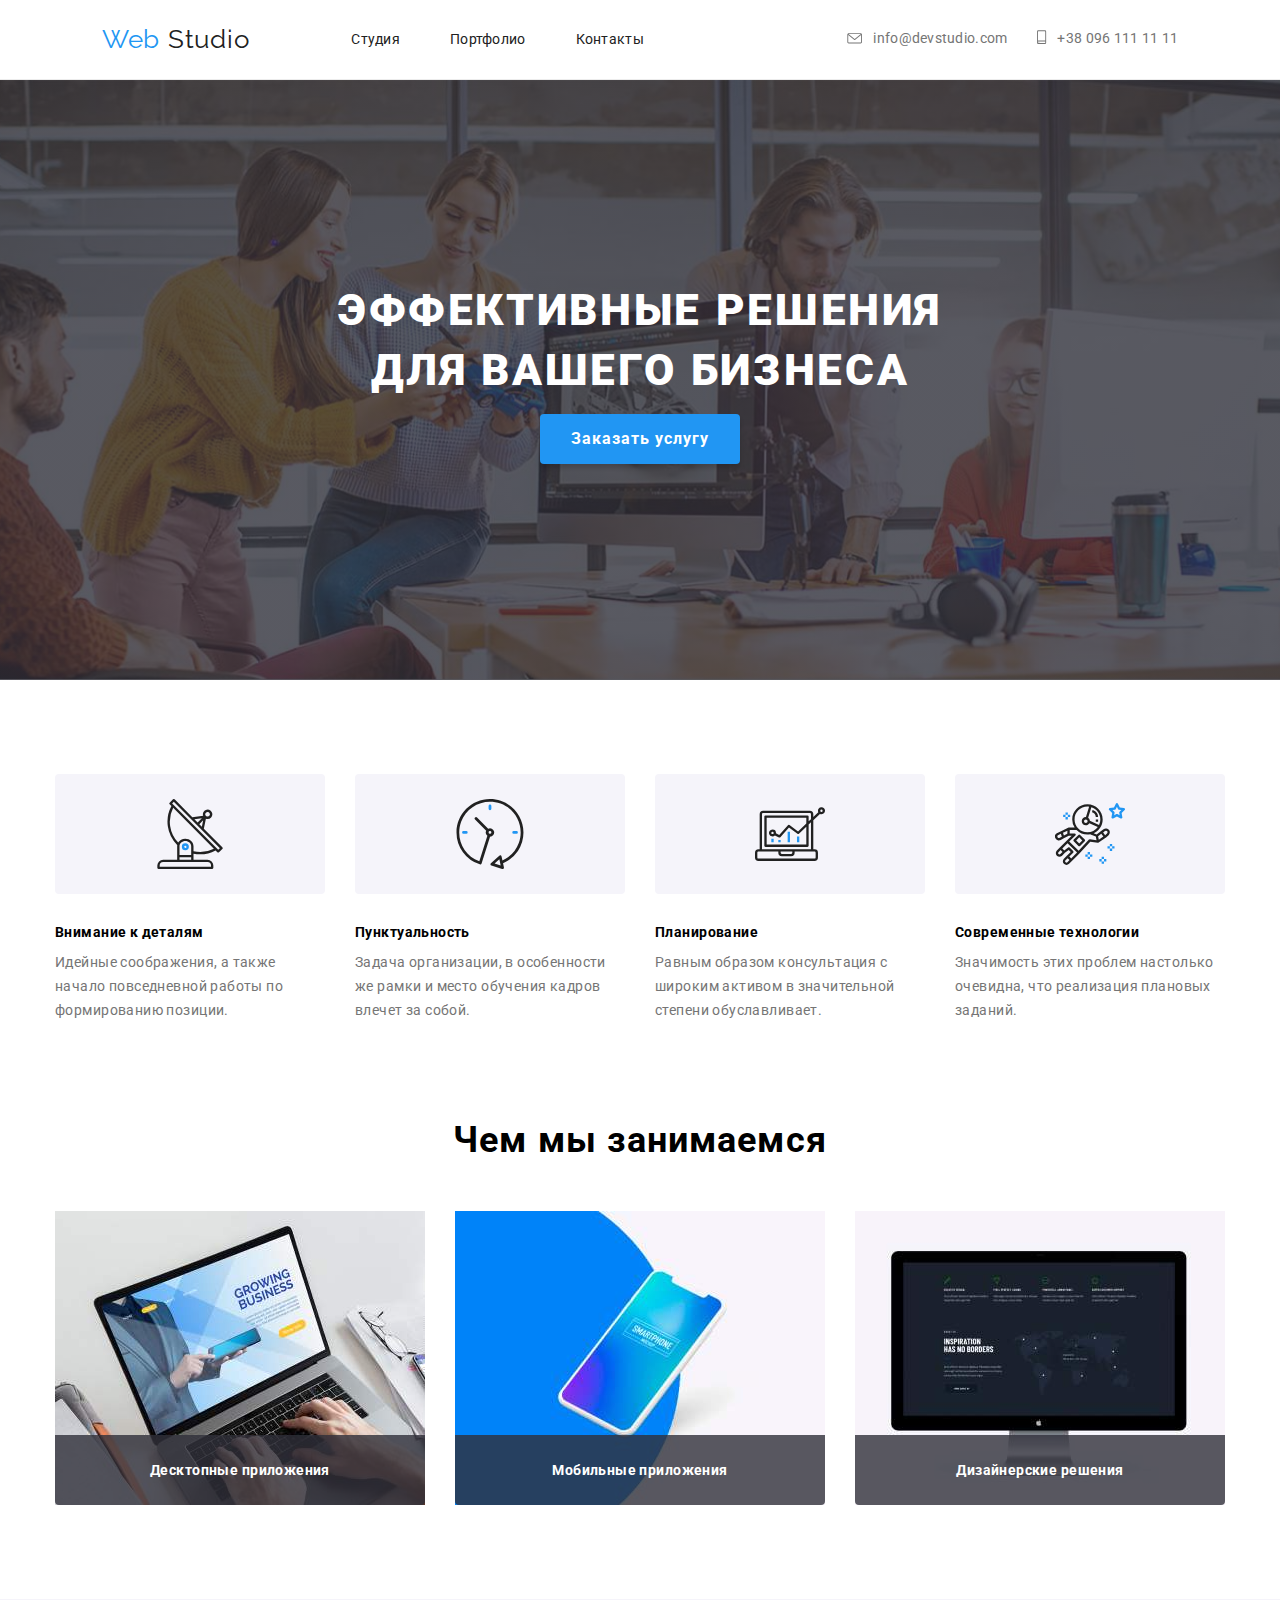
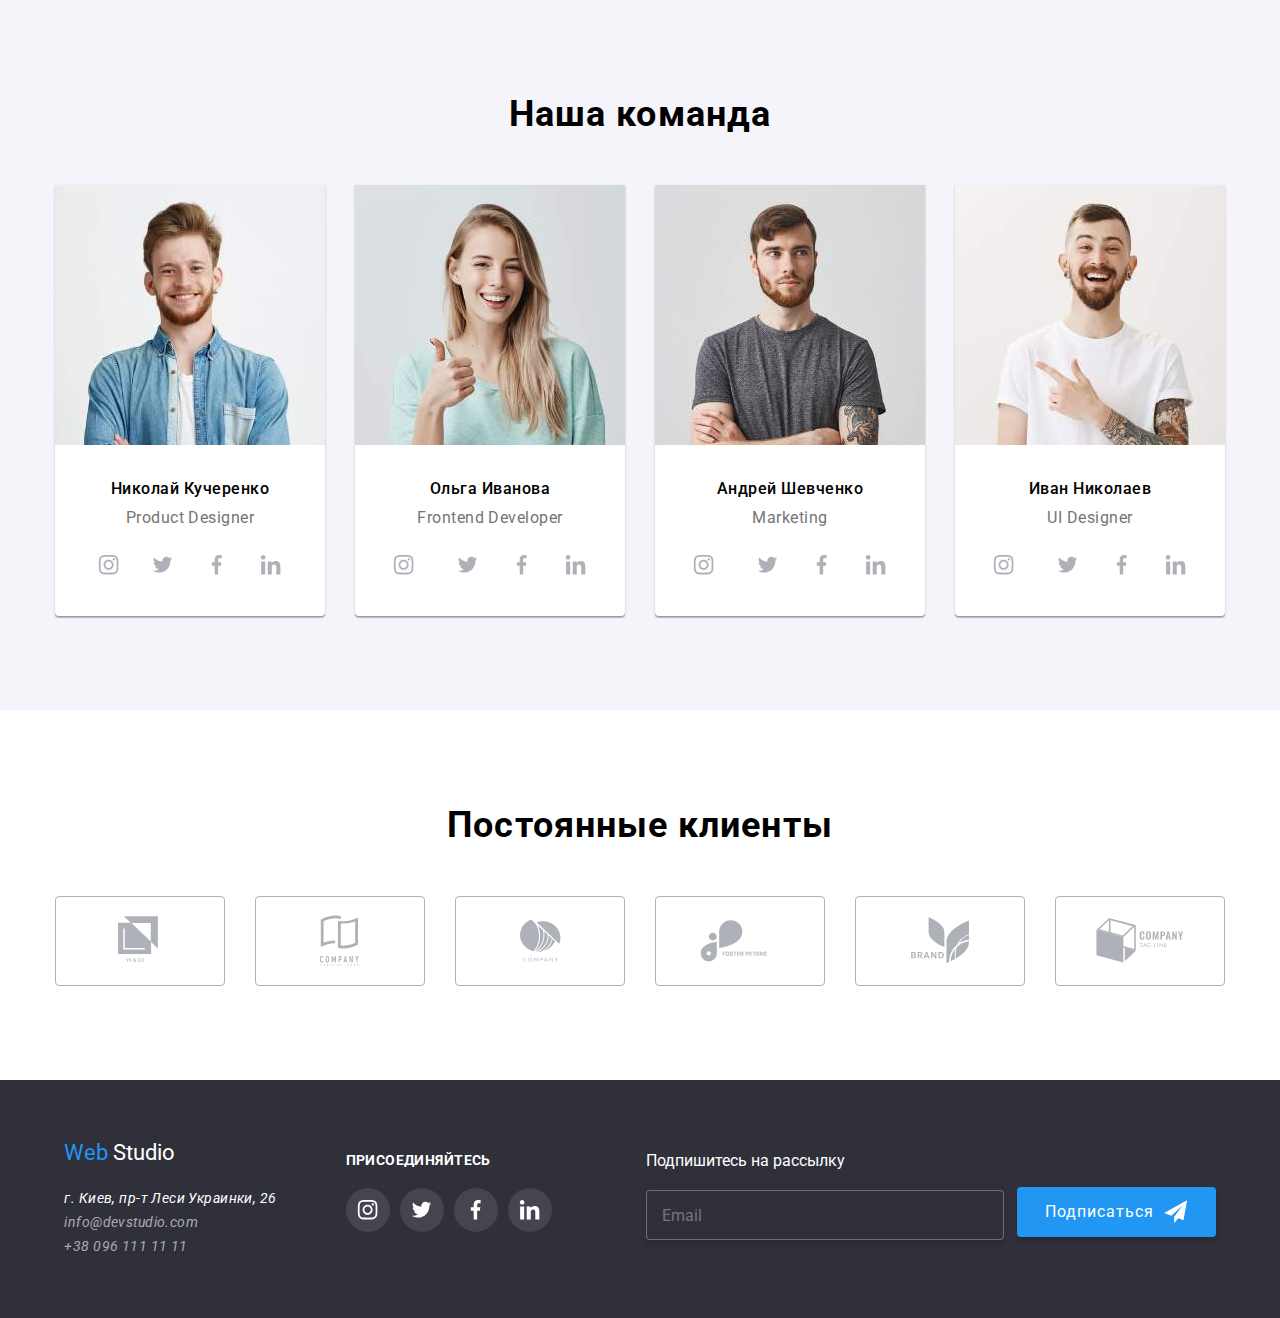
<file: index.html>
<!DOCTYPE html>
<html lang="ru">
  <head>
    <meta charset="UTF-8" />
    <meta name="viewport" content="width=device-width, initial-scale=1.0" />
    <title>WebStudio</title>
    <link href="https://fonts.googleapis.com/css2?family=Raleway:wght@700&display=swap" rel="stylesheet"/>
    <link href="https://fonts.googleapis.com/css2?family=Roboto:wght@500;700;900&display=swap" rel="stylesheet">
    <link rel="stylesheet" href="./css/normalize.css" />
    <link rel="stylesheet" href="./css/style.css" />
  </head>
  <body>
    <header>
      <!--Панель навігації-->
      <nav class="conteiner">
        <a href="./index.html" class="logo"><span class="logo-web">Web</span> Studio</a>
        <ul class="logo-menu">
          <li>
            <a href="./index.html" class="logo-menu-link">Студия</a>
          </li>
          <li>
            <a href="portfolio.html" class="logo-menu-link">Портфолио</a>
          </li>
          <li>
            <a href="" class="logo-menu-link">Контакты</a>
          </li>
        </ul>
        <ul class="logo-menu-contact">
          <li>
            <div class="logo-menu-contact-conteiner">
              <svg class="logo-menu-contact-icon" width="16px" height="11px">
                <use href="./images/symbol-defs.svg#icon-Mail"></use>
              </svg>
              <a href="mailto:info@devstudio.com" class="logo-menu-contact-data">info@devstudio.com</a>
            </div>
          </li>
          <li>
            <div class="logo-menu-contact-conteiner">
              <svg class="logo-menu-contact-icon" width="10px" height="15px">
                <use href="./images/symbol-defs.svg#icon-smartphone"></use>
              </svg>
              <a href="tel:+380961111111" class="logo-menu-contact-data">+38 096 111 11 11</a>
            </div>
          </li>
        </ul>
      </nav>
    </header>
    <main>
      <section>
        <!--Банер-->
        <div class="baner">
          <h1 class="baner-text">эффективные решения для вашего бизнеса</h1>
          <div class="bottom-baaner-conteiner">
            <input data-modal-open type="button" value="Заказать услугу" class="baner-bottom" />
          </div>
        </div>
      </section>
      <section>
        <!--Наші переваги-->
        <ul class="our-goods">
          <li>
            <div class="our-goods-images">
              <div class="our-goods-images-1"></div>
            </div>
            <h3 class="our-goods-title">Внимание к деталям</h3>
            <p class="our-goods-text">
              Идейные соображения, а также начало повседневной работы по формированию позиции.
            </p>
          </li>
          <li>
            <div class="our-goods-images">
              <div class="our-goods-images-2"></div>
            </div>
            <h3 class="our-goods-title">Пунктуальность</h3>
            <p class="our-goods-text">
              Задача организации, в особенности же рамки и место обучения кадров влечет за собой.
            </p>
          </li>
          <li>
            <div class="our-goods-images">
              <div class="our-goods-images-3"></div>
            </div>
            <h3 class="our-goods-title">Планирование</h3>
            <p class="our-goods-text">
              Равным образом консультация с широким активом в значительной степени обуславливает.
            </p>
          </li>
          <li>
            <div class="our-goods-images">
              <div class="our-goods-images-4"></div>
            </div>
            <h3 class="our-goods-title">Современные технологии</h3>
            <p class="our-goods-text">
              Значимость этих проблем настолько очевидна, что реализация плановых заданий.
            </p>
          </li>
        </ul>
      </section>
      <section class="what-we-do">
        <!--Чим займаємось-->
        <h2 class="title">Чем мы занимаемся</h2>
        <ul class="we-do">
          <li>
            <img src="./images/descktop.jpg" alt="descktop" width="370" />
            <div class="we-do-container">
              <p class="we-do-title">Десктопные приложения</p>
            </div>
          </li>
          <li>
            <img src="./images/mobile.jpg" alt="mobile" width="370" />
            <div class="we-do-container">
              <p class="we-do-title">Мобильные приложения</p>
            </div>
          </li>
          <li>
            <img src="./images/project.jpg" alt="project" width="370" />
            <div class="we-do-container">
              <p class="we-do-title">Дизайнерские решения</p>
            </div>
          </li>
        </ul>
      </section>
      <section class="team">
        <!--Команда-->
        <h2 class="title ">Наша команда</h2>
        <div class="team-card-comteiner">
        <ul class="team-card">
          <li>
            <img src="./images/team-img-1.jpg" alt="Product Designer" width="270" />
            <h3 class="team-card-title">Николай Кучеренко</h3>
            <p class="team-card-text">Product Designer</p>
            <ul class="team-card-social">
              <li>
                <a href="" aria-label="Instagram">
                  <svg>
                    <use href="./images/symbol-defs.svg#icon-Instagram"></use>
                  </svg>
                </a>
              </li>
              <li>
                <a href="" aria-label="Twitter">
                  <svg>
                    <use href="./images/symbol-defs.svg#icon-Twiter"></use>
                  </svg>
                </a>
              </li>
              <li>
                <a href="" aria-label="Facebook">
                  <svg>
                    <use href="./images/symbol-defs.svg#icon-Facebook"></use>
                  </svg>
                </a>
              </li>
              <li>
                <a href="" aria-label="Linkedin">
                  <svg>
                    <use href="./images/symbol-defs.svg#icon-Linkedin"></use>
                  </svg>
                </a>
              </li>
            </ul>
          </li>
          <li>
            <img src="./images/team-img-2.jpg" alt="Frontend Developer" width="270" />
            <h3 class="team-card-title">Ольга Иванова</h3>
            <p class="team-card-text">Frontend Developer</p>
            <ul class="team-card-social">
              <li>
                <a href="" aria-label="Instagram">
                  <svg>
                    <use href="./images/symbol-defs.svg#icon-Instagram"></use>
                  </svg>
                </a>
              </li>

              <li></li>
              <li>
                <a href="" aria-label="Twitter">
                  <svg>
                    <use href="./images/symbol-defs.svg#icon-Twiter"></use>
                  </svg>
                </a>
              </li>
              <li>
                <a href="" aria-label="Facebook">
                  <svg>
                    <use href="./images/symbol-defs.svg#icon-Facebook"></use>
                  </svg>
                </a>
              </li>
              <li>
                <a href="" aria-label="Linkedin">
                  <svg>
                    <use href="./images/symbol-defs.svg#icon-Linkedin"></use>
                  </svg>
                </a>
              </li>
            </ul>
          </li>
          <li>
            <img src="./images/team-img-3.jpg" alt="Marketing" width="270" />
            <h3 class="team-card-title">Андрей Шевченко</h3>
            <p class="team-card-text">Marketing</p>
            <ul class="team-card-social">
              <li>
                <a href="" aria-label="Instagram">
                  <svg>
                    <use href="./images/symbol-defs.svg#icon-Instagram"></use>
                  </svg>
                </a>
              </li>

              <li></li>
              <li>
                <a href="" aria-label="Twitter">
                  <svg>
                    <use href="./images/symbol-defs.svg#icon-Twiter"></use>
                  </svg>
                </a>
              </li>
              <li>
                <a href="" aria-label="Facebook">
                  <svg>
                    <use href="./images/symbol-defs.svg#icon-Facebook"></use>
                  </svg>
                </a>
              </li>
              <li>
                <a href="" aria-label="Linkedin">
                  <svg>
                    <use href="./images/symbol-defs.svg#icon-Linkedin"></use>
                  </svg>
                </a>
              </li>
            </ul>
          </li>
          <li>
            <img src="./images/team-img-4.jpg" alt="UI Designer" width="270" />
            <h3 class="team-card-title">Иван Николаев</h3>
            <p class="team-card-text">UI Designer</p>
            <ul class="team-card-social">
              <li>
                <a href="" aria-label="Instagram">
                  <svg>
                    <use href="./images/symbol-defs.svg#icon-Instagram"></use>
                  </svg>
                </a>
              </li>

              <li></li>
              <li>
                <a href="" aria-label="Twitter">
                  <svg>
                    <use href="./images/symbol-defs.svg#icon-Twiter"></use>
                  </svg>
                </a>
              </li>
              <li>
                <a href="" aria-label="Facebook">
                  <svg>
                    <use href="./images/symbol-defs.svg#icon-Facebook"></use>
                  </svg>
                </a>
              </li>
              <li>
                <a href="" aria-label="Linkedin">
                  <svg>
                    <use href="./images/symbol-defs.svg#icon-Linkedin"></use>
                  </svg>
                </a>
              </li>
            </ul>
          </li>
        </ul></div>
      </section>
      <section class="client">
        <!--Клієнти-->
        <h2 class="title">Постоянные клиенты</h2>
        <ul class="partner">
          <li>
            <a href="" class="partner-icon">
              <svg class="partner-icon-1">
                <use href="./images/symbol-defs.svg#icon-logo-1"></use>
              </svg>
            </a>
          </li>
          <li>
            <a href="" class="partner-icon">
              <svg class="partner-icon-2">
                <use href="./images/symbol-defs.svg#icon-logo-2"></use>
              </svg>
            </a>
          </li>
          <li>
            <a href="" class="partner-icon">
              <svg class="partner-icon-3">
                <use href="./images/symbol-defs.svg#icon-logo-3"></use>
              </svg>
            </a>
          </li>
          <li>
            <a href="" class="partner-icon">
              <svg class="partner-icon-4">
                <use href="./images/symbol-defs.svg#icon-logo-4"></use>
              </svg>
            </a>
          </li>
          <li>
            <a href="" class="partner-icon">
              <svg class="partner-icon-5">
                <use href="./images/symbol-defs.svg#icon-logo-5"></use>
              </svg>
            </a>
          </li>
          <li>
            <a href="" class="partner-icon">
              <svg class="partner-icon-6">
                <use href="./images/symbol-defs.svg#icon-logo-6"></use>
              </svg>
            </a>
          </li>
        </ul>
      </section>
      <div data-modal class="backdrop is-hidden">
        <div class="popup">
          <form class="form">
            <button data-modal-close class="form-close-button">x</button>
            <h2>Оставьте свои данные, мы вам перезвоним</h2>
            <div class="form-container">
              <input type="text" name="Имя" placeholder=" " class="form-input-text" />
              <label for="" class="form-label">Имя</label>
              <svg class="form-icon">
                <use href="./images/symbol-defs.svg#icon-name"></use>
              </svg>
            </div>
            <div class="form-container">
              <input type="tel" name="Телефон" placeholder=" " class="form-input-text" />
              <label for="" class="form-label">Телефон</label>
              <svg class="form-icon">
                <use href="./images/symbol-defs.svg#icon-tel"></use>
              </svg>
            </div>
            <div class="form-container">
              <input type="email" name="Пошта" placeholder=" " class="form-input-text" />
              <label for="" class="form-label">Почта</label>
              <svg class="form-icon">
                <use href="./images/symbol-defs.svg#icon-mail-modal"></use>
              </svg>
            </div>
            <textarea
              name="Комментарий"
              cols="30"
              class="form-textarea"
              placeholder="Комментарий"
            ></textarea>
            <div class="form-checkbox">
              <label class="checkbox-field">
                <input type="checkbox" name="Соглашаюсь с рассылкой" class="checkbox" />
                <span class="checkbox-label">
                  Соглашаюсь с рассылкой и принимаю &nbsp<a href="">Условия договора</a>
                </span>
              </label>
            </div>
            <div class="form-container-buttom">
              <input type="button" name="" value="Отправить" class="form-buttom" />
            </div>
          </form>
        </div>
      </div>
    </main>
    <footer class="footer">
      <div class="conteiner footer-conteiner">
        <div>
          <a href="./index.html" class="logo, footer-logo"><span class="logo-web">Web</span> Studio</a>
          <address class="adressa">
            г. Киев, пр-т Леси Украинки, 26 <br />
            <a href="mailto:info@devstudio.com">info@devstudio.com</a><br />
            <a href="tel:+380961111111">+38 096 111 11 11</a>
          </address>
        </div>
        <div class="footer-social">
          <p>присоединяйтесь</p>
          <ul class="footer-social-list">
            <li>
              <a href="" aria-label="Instagram">
                <svg class="footer-social-icon">
                  <use href="./images/symbol-defs.svg#icon-Instagram"></use>
                </svg>
              </a>
            </li>
            <li>
              <a href="" aria-label="Twitter">
                <svg class="footer-social-icon">
                  <use href="./images/symbol-defs.svg#icon-Twiter"></use>
                </svg>
              </a>
            </li>
            <li>
              <a href="" aria-label="Facebook">
                <svg class="footer-social-icon">
                  <use href="./images/symbol-defs.svg#icon-Facebook"></use>
                </svg>
              </a>
            </li>
            <li>
              <a href="" aria-label="Linkedin">
                <svg class="footer-social-icon">
                  <use href="./images/symbol-defs.svg#icon-Linkedin"></use>
                </svg>
              </a>
            </li>
          </ul>
        </div>
        <form class="footer-form">
          <label>
            Подпишитесь на рассылку
            <input type="text" placeholder="Email" class="mail-form" />
          </label>

          <button class="mail-bottom">Подписаться</button>
        </form>
      </div>
    </footer>
    <script src="./js/modal.js"></script>
  </body>
</html>
</file>
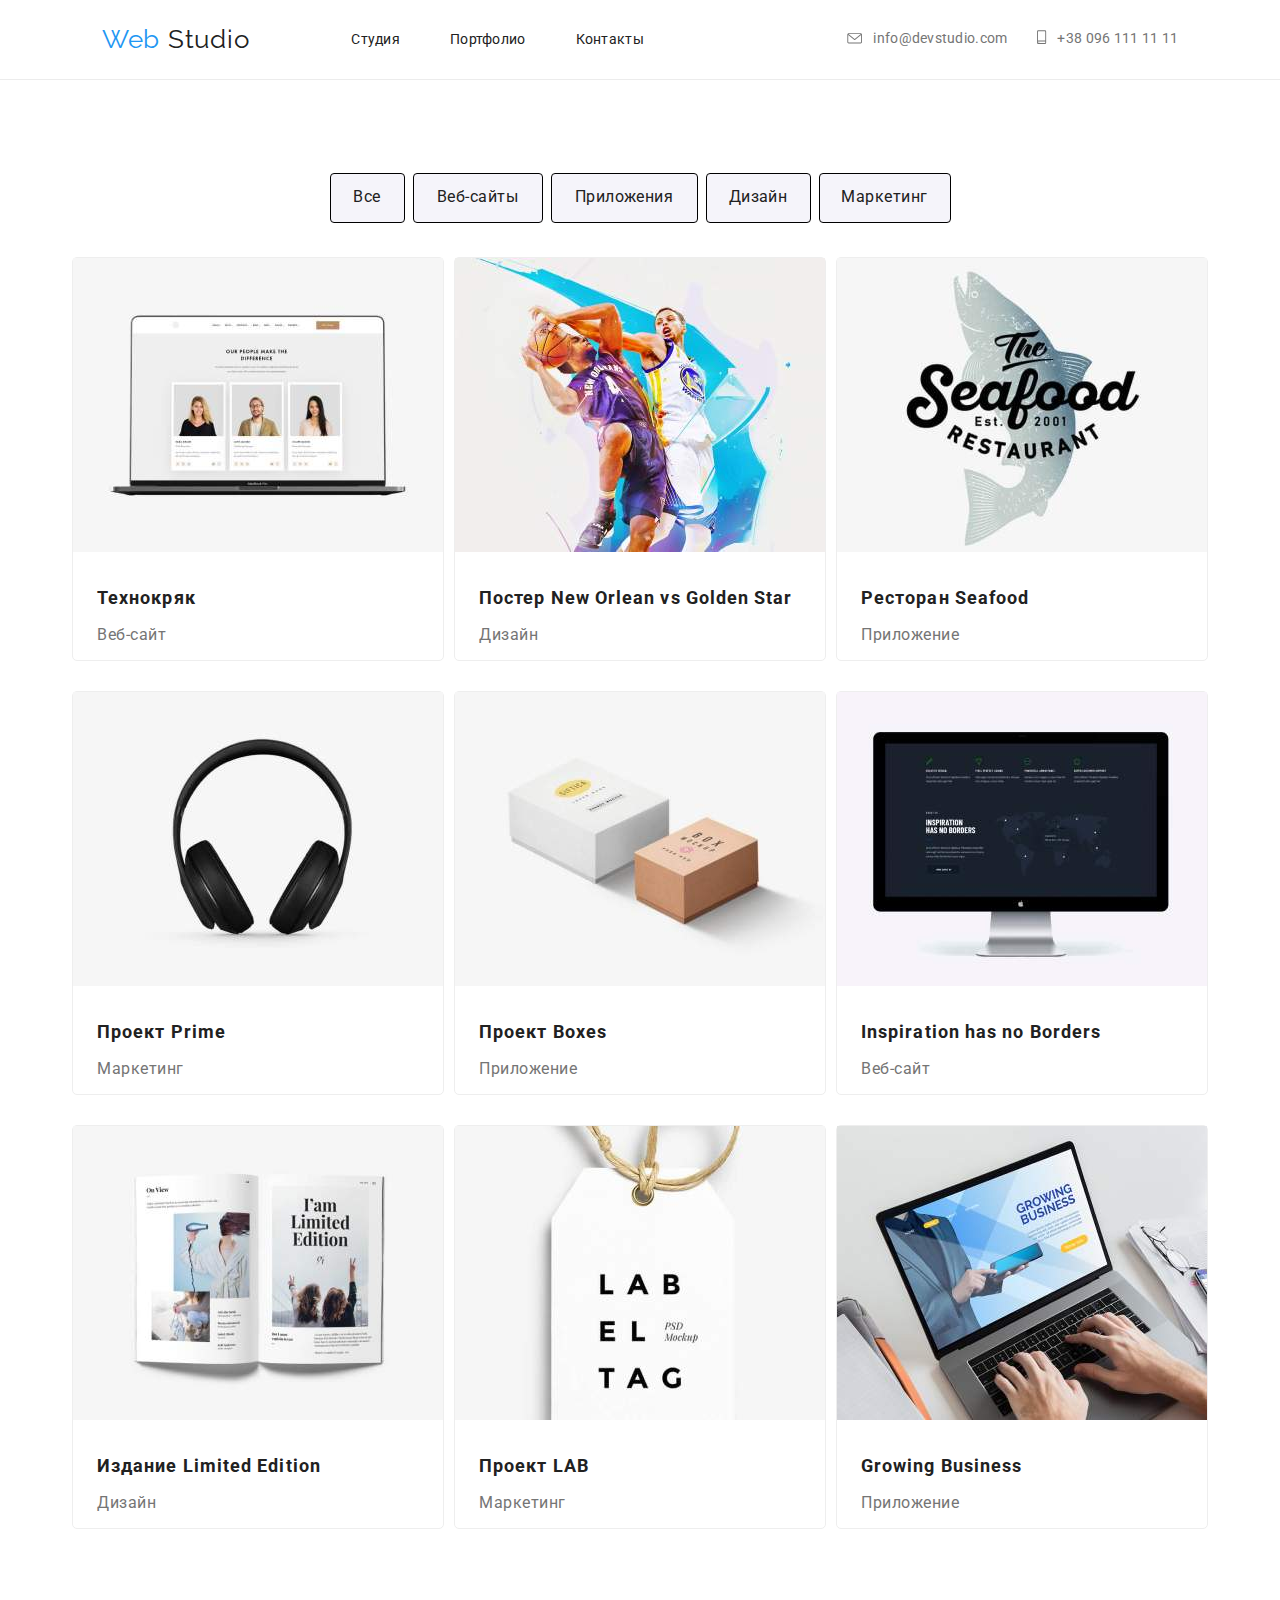
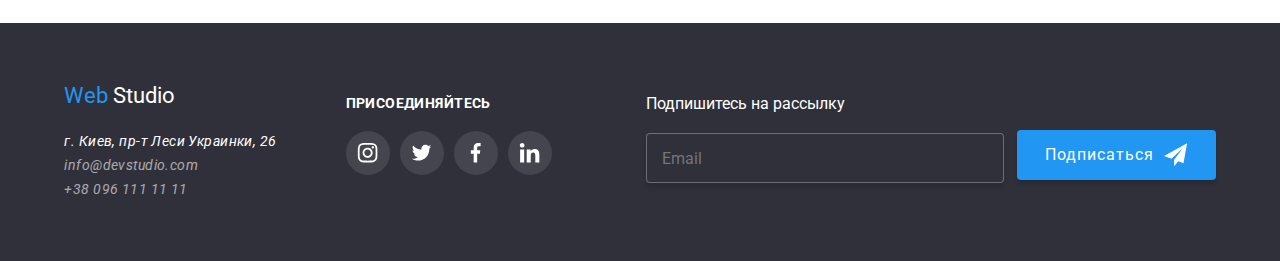
<file: portfolio.html>
<!DOCTYPE html>
<html lang="en">
  <head>
    <meta charset="UTF-8" />
    <meta name="viewport" content="width=device-width, initial-scale=1.0" />
    <title>Портфолио</title>
    <link href="https://fonts.googleapis.com/css2?family=Raleway:wght@700&display=swap" rel="stylesheet"/>
    <link href="https://fonts.googleapis.com/css2?family=Roboto:wght@500;700;900&display=swap" rel="stylesheet">
    <link rel="stylesheet" href="./css/normalize.css" />
    <link rel="stylesheet" href="./css/style.css" />
  </head>
  <body>
    <header>
      <!--Панель навігації-->
      <nav class="conteiner">
        <a href="./index.html" class="logo"><span class="logo-web">Web</span> Studio</a>
        <ul class="logo-menu">
          <li>
            <a href="./index.html" class="logo-menu-link">Студия</a>
          </li>
          <li>
            <a href="portfolio.html" class="logo-menu-link">Портфолио</a>
          </li>
          <li>
            <a href="" class="logo-menu-link">Контакты</a>
          </li>
        </ul>
        <ul class="logo-menu-contact">
          <li>
            <div class="logo-menu-contact-conteiner">
              <svg class="logo-menu-contact-icon" width="16px" height="11px">
                <use href="./images/symbol-defs.svg#icon-Mail"></use>
              </svg>
              <a href="mailto:info@devstudio.com" class="logo-menu-contact-data">info@devstudio.com</a>
            </div>
          </li>
          <li>
            <div class="logo-menu-contact-conteiner">
              <svg class="logo-menu-contact-icon" width="10px" height="15px">
                <use href="./images/symbol-defs.svg#icon-smartphone"></use>
              </svg>
              <a href="tel:+380961111111" class="logo-menu-contact-data">+38 096 111 11 11</a>
            </div>
          </li>
        </ul>
      </nav>
    </header>
    <main>
      <!-- <h1></h1>-->
      <section class="main-conteiner-portfolio">
        <!--Панель-->
        <!--<h2></h2>-->
        <div class="conteiner-portfolio">
          <ul class="panel">
            <li>
              <a href="" class="panel-button-1">Все</a>
            </li>
            <li>
              <a href="" class="panel-button-2">Веб-сайты</a>
            </li>
            <li>
              <a href="" class="panel-button-3">Приложения</a>
            </li>
            <li>
              <a href="" class="panel-button-4">Дизайн</a>
            </li>
            <li>
              <a href="" class="panel-button-5">Маркетинг</a>
            </li>
          </ul>
          <ul class="project">
            <li>
              <a href="">
                <div class="project-conteiner">
                  <img src="./images/portfolio.jpg" alt="Технокряк" />
                  <p class="project-text">
                    Технокряк это современная площадка распространения коронавируса. Компании
                    используют эту платформу для цифрового шпионажа и атак на защищённые сервера
                    конкурентов.
                  </p>
                </div>
                <h3>Технокряк</h3>
                <p class="project-option">Веб-сайт</p>
              </a>
            </li>
            <li>
              <a href="">
                <div class="project-conteiner">
                  <img src="./images/portfolio2.jpg" alt="Постер New Orlean vs Golden Star" />
                  <p class="project-text">
                    Технокряк это современная площадка распространения коронавируса. Компании
                    используют эту платформу для цифрового шпионажа и атак на защищённые сервера
                    конкурентов.
                  </p>
                </div>
                <h3>Постер New Orlean vs Golden Star</h3>
                <p class="project-option">Дизайн</p>
              </a>
            </li>
            <li>
              <a href="">
                <div class="project-conteiner">
                  <img src="./images/portfolio3.jpg" alt="Ресторан Seafood" />
                  <p class="project-text">
                    Технокряк это современная площадка распространения коронавируса. Компании
                    используют эту платформу для цифрового шпионажа и атак на защищённые сервера
                    конкурентов.
                  </p>
                </div>
                <h3>Ресторан Seafood</h3>
                <p class="project-option">Приложение</p>
              </a>
            </li>
            <li>
              <a href="">
                <div class="project-conteiner">
                  <img src="./images/portfolio4.jpg" alt="Проект Prime" />
                  <p class="project-text">
                    Технокряк это современная площадка распространения коронавируса. Компании
                    используют эту платформу для цифрового шпионажа и атак на защищённые сервера
                    конкурентов.
                  </p>
                </div>
                <h3>Проект Prime</h3>
                <p class="project-option">Маркетинг</p>
              </a>
            </li>
            <li>
              <a href="">
                <div class="project-conteiner">
                  <img src="./images/portfolio5.jpg" alt="Проект Boxes" />
                  <p class="project-text">
                    Технокряк это современная площадка распространения коронавируса. Компании
                    используют эту платформу для цифрового шпионажа и атак на защищённые сервера
                    конкурентов.
                  </p>
                </div>
                <h3>Проект Boxes</h3>
                <p class="project-option">Приложение</p>
              </a>
            </li>
            <li>
              <a href="">
                <div class="project-conteiner">
                  <img src="./images/img.jpg" alt="Inspiration has no Borders" />
                  <p class="project-text">
                    Технокряк это современная площадка распространения коронавируса. Компании
                    используют эту платформу для цифрового шпионажа и атак на защищённые сервера
                    конкурентов.
                  </p>
                </div>
                <h3>Inspiration has no Borders</h3>
                <p class="project-option">Веб-сайт</p>
              </a>
            </li>
            <li>
              <a href="">
                <div class="project-conteiner">
                  <img src="./images/portfolio7.jpg" alt="Издание Limited Edition" />
                  <p class="project-text">
                    Технокряк это современная площадка распространения коронавируса. Компании
                    используют эту платформу для цифрового шпионажа и атак на защищённые сервера
                    конкурентов.
                  </p>
                </div>
                <h3>Издание Limited Edition</h3>
                <p class="project-option">Дизайн</p>
              </a>
            </li>
            <li>
              <a href="">
                <div class="project-conteiner">
                  <img src="./images/portfolio8.jpg" alt="Проект LAB" />
                  <p class="project-text">
                    Технокряк это современная площадка распространения коронавируса. Компании
                    используют эту платформу для цифрового шпионажа и атак на защищённые сервера
                    конкурентов.
                  </p>
                </div>
                <h3>Проект LAB</h3>
                <p class="project-option">Маркетинг</p>
              </a>
            </li>
            <li>
              <a href="">
                <div class="project-conteiner">
                  <img src="./images/descktop-1.jpg" alt="Growing Business" />
                  <p class="project-text">
                    Технокряк это современная площадка распространения коронавируса. Компании
                    используют эту платформу для цифрового шпионажа и атак на защищённые сервера
                    конкурентов.
                  </p>
                </div>
                <h3>Growing Business</h3>
                <p class="project-option">Приложение</p>
              </a>
            </li>
          </ul>
        </div>
      </section>
    </main>
    <footer class="footer">
      <div class="conteiner footer-conteiner">
        <div>
          <a href="./index.html" class="logo, footer-logo"><span class="logo-web">Web</span> Studio</a>
          <address class="adressa">
            г. Киев, пр-т Леси Украинки, 26 <br />
            <a href="mailto:info@devstudio.com">info@devstudio.com</a><br />
            <a href="tel:+380961111111">+38 096 111 11 11</a>
          </address>
        </div>
        <div class="footer-social">
          <p>присоединяйтесь</p>
          <ul class="footer-social-list">
            <li>
              <a href="" aria-label="Instagram">
                <svg class="footer-social-icon">
                  <use href="./images/symbol-defs.svg#icon-Instagram"></use>
                </svg>
              </a>
            </li>
            <li>
              <a href="" aria-label="Twitter">
                <svg class="footer-social-icon">
                  <use href="./images/symbol-defs.svg#icon-Twiter"></use>
                </svg>
              </a>
            </li>
            <li>
              <a href="" aria-label="Facebook">
                <svg class="footer-social-icon">
                  <use href="./images/symbol-defs.svg#icon-Facebook"></use>
                </svg>
              </a>
            </li>
            <li>
              <a href="" aria-label="Linkedin">
                <svg class="footer-social-icon">
                  <use href="./images/symbol-defs.svg#icon-Linkedin"></use>
                </svg>
              </a>
            </li>
          </ul>
        </div>
        <form class="footer-form">
          <label>
            Подпишитесь на рассылку
            <input type="text" placeholder="Email" class="mail-form" />
          </label>

          <button class="mail-bottom">Подписаться</button>
        </form>
      </div>
    </footer>
  </body>
</html>
</file>
<file: css/style.css>
:root {
  --nav-color: #2196f3;
  --footer-color: #ffffff;
  --grey-color: #757575;
  --black-icon-color: #212121;
}
html {
  box-sizing: border-box;
}
a {
  text-decoration: none;
  color: #212121;
}
li {
  list-style-type: none;
}
body {
  font-family: 'Roboto', sans-serif;
}
*,
*::before,
*::after {
  box-sizing: inherit;
}
h1,
h2,
h3,
h4,
p,
ul {
  margin: 0px;
  padding: 0px;
}
/*ПАНЕЛЬ НАВІГАЦІЇ*/
.conteiner {
  max-width: 1600px;
  display: flex;
  border-bottom: 1px solid #ececec;
  margin: 0 auto;
  background-color: var(--footer-color);
}
.logo {
  font-family: 'Raleway', sans-serif;
  font-size: 26px;
  line-height: 31px;
  letter-spacing: 0.03em;
  margin-top: 24px;
  margin-bottom: 24px;
  margin-left: auto;
}
.logo-web {
  color: var(--nav-color);
}

.logo-menu-link {
  position: relative;
  font-size: 14px;
  letter-spacing: 0.02em;
  color: #212121;
  padding-bottom: 32px;
  transition-property: color;
  transition-duration: 250ms;
  transition-timing-function: cubic-bezier(0.4, 0, 0.2, 1);
}
.logo-menu-contact-data {
  color: #757575;
  font-size: 14px;
  line-height: normal;
  letter-spacing: 0.02em;
  margin-left: 10px;
}
.logo-menu-link::after {
  content: ' ';

  width: 100%;
  height: 4px;
  background-color: #2196f3;
  border-radius: 2px;
  position: absolute;
  bottom: 0px;
  left: 0px;
  opacity: 0;
  transform: scaleX(0);
  transition-property: opacity, transform;
  transition-duration: 250ms;
  transition-timing-function: cubic-bezier(0.4, 0, 0.2, 1);
}
.logo-menu-link:hover,
.logo-menu-link:focus-within {
  color: var(--nav-color);
}
.logo-menu-link:hover::after,
.logo-menu-link:focus-within::after {
  opacity: 1;
  transform: scaleX(1);
}

.logo-menu,
.logo-menu-contact {
  display: flex;
  margin: auto;
}

.logo-menu li:not(:first-child) {
  margin-left: 50px;
}
.logo-menu-contact li:not(:first-child) {
  margin-left: 30px;
}
.logo-menu-contact-icon {
  fill: var(--grey-color);
  transition-property: color;
  transition-duration: 250ms;
  transition-timing-function: cubic-bezier(0.4, 0, 0.2, 1);
}
.logo-menu-contact-conteiner:hover .logo-menu-contact-icon,
.logo-menu-contact-conteiner:focus-within .logo-menu-contact-icon {
  fill: var(--nav-color);
}
.logo-menu-contact-conteiner:hover .logo-menu-contact-data,
.logo-menu-contact-conteiner:focus-within .logo-menu-contact-data {
  color: var(--nav-color);
}
.logo-menu-contact-conteiner {
  display: inline-flex;

  align-items: center;
}

/*Футер*/
.footer {
  background: #2f303a;
  max-width: 1600px;
  color: var(--footer-color);
  display: flex;
  margin: 0 auto;
}
.footer-conteiner {
  padding-bottom: 60px;
  border: none;
  padding-top: 60px;
  background: #2f303a;
}

.footer-logo {
  font-size: 22px;
  line-height: 26px;
  color: var(--footer-color);
}
.adressa {
  font-size: 14px;
  line-height: 24px;
  letter-spacing: 0.03em;
  padding-top: 20px;
  margin-right: 69px;
}
.adressa a {
  color: rgba(255, 255, 255, 0.6);
  margin-top: 9px;
}
.footer-social {
  font-weight: bold;
  font-size: 14px;
  line-height: 16px;
  letter-spacing: 0.03em;
  text-transform: uppercase;
  padding-top: 12px;
}
.footer-social-list {
  display: flex;
}
.footer-social-icon {
  background-color: rgba(255, 255, 255, 0.1);
  height: 44px;
  width: 44px;
  border-radius: 100%;
  fill: var(--footer-color);
  transition-property: background-color;
  transition-duration: 250ms;
  transition-timing-function: cubic-bezier(0.4, 0, 0.2, 1);
}
.footer-social li:not(:first-child) {
  margin-left: 10px;
}
.footer-social-icon:hover {
  background-color: #2196f3;
}
.footer p {
  margin-bottom: 20px;
}
.footer-form {
  margin-left: 94px;
  display: inline-flex;
  width: 570px;
  padding-top: 12px;
}
.mail-bottom {
  padding-left: 28px;
  padding-right: 28px;
  height: 50px;
  background: #2196f3;
  box-shadow: 0px 4px 4px rgba(0, 0, 0, 0.15);
  border-radius: 4px;
  letter-spacing: 0.06em;
  color: var(--footer-color);
  display: inline-flex;
  margin-top: 35px;

  align-items: center;

  transition-duration: 250ms;
  transition-timing-function: cubic-bezier(0.4, 0, 0.2, 1);
}
.mail-bottom:hover {
  cursor: pointer;
}
.mail-bottom::after {
  width: 24px;
  height: 24px;
  content: ' ';
  margin-left: 10px;
  background-image: url(../images/icon/icon-send.svg);
  background-size: contain;
  background-position: center;
}
.mail-form {
  border: 1px solid rgba(255, 255, 255, 0.3);
  box-sizing: border-box;
  box-shadow: 0px 4px 4px rgba(0, 0, 0, 0.15);
  border-radius: 4px;
  width: 358px;
  height: 50px;
  background-color: #2f303a;
  padding-left: 15px;
  margin-top: 20px;
  color: var(--footer-color);
}

/*ОСНОВНА ЧАСТИНА ПОРТФОЛІО*/
.main-conteiner-portfolio {
  display: flex;
  align-items: center;
  justify-content: center;
  flex-wrap: wrap;
}
/*ПАНЕЛЬ*/
.panel {
  display: flex;
  align-items: center;
  justify-content: center;
  margin-top: 93px;
}
.panel li:not(:first-child) {
  margin-left: 8px;
}
.panel li {
  background-color: #f5f4fa;
  border-radius: 4px;
  border: solid 1px black;
  font-size: 16px;
  line-height: 26px;
  text-align: center;
  letter-spacing: 0.03em;
  padding-top: 10px;
  transition-property: background-color;
  transition-duration: 250ms;
  transition-timing-function: cubic-bezier(0.4, 0, 0.2, 1);
}
.panel li a {
  display: block;
  height: 38px;
  transition-property: color;
  transition-duration: 250ms;
  transition-timing-function: cubic-bezier(0.4, 0, 0.2, 1);
}
.panel-button-1 {
  width: 73px;
}
.panel-button-2 {
  width: 128px;
}
.panel-button-3 {
  width: 145px;
}
.panel-button-4 {
  width: 103px;
}
.panel-button-5 {
  width: 130px;
}
.panel li a:hover,
.panel li:hover {
  background-color: #2196f3;
  color: var(--footer-color);
  cursor: pointer;
}
.conteiner-portfolio {
  max-width: 1200px;
  margin: 0 auto;
}
/*Проекти Портфоліо*/
.project {
  font-size: 18px;
  line-height: 28px;
  letter-spacing: 0.03em;
  display: flex;
  align-items: center;
  justify-content: center;
  margin-top: 34px;
  margin-bottom: 94px;
  flex-wrap: wrap;
}
.project li {
  max-width: calc((100% * 1 / 3) - 20px);
  background: #ffffff;
  border: 1px solid #eeeeee;
  box-sizing: border-box;
  border-radius: 5px;
  margin-right: 10px;
  max-height: 404px;
}
.project li:nth-child(3n) {
  margin-right: 0px;
}
.project li:nth-child(n + 4) {
  margin-top: 30px;
}
.project h3 {
  margin-top: 20px;
  margin-bottom: 4px;
  margin-left: 24px;
  font-style: normal;
  font-weight: bold;
  font-size: 18px;
  line-height: 36px;
  letter-spacing: 0.06em;
}
.project-option {
  line-height: 30px;
  font-size: 16px;
  color: var(--grey-color);
  margin-left: 24px;
  margin-bottom: 20px;
}
.project-conteiner {
  position: relative;
}
.project-text {
  display: inline-block;
  opacity: 0;
  position: absolute;
  top: 0px;
  right: 0px;
  height: 100%;
  padding-top: 63px;
  padding-left: 24px;
  padding-right: 24px;
  transform: translateY(35%);
  transition-property: all;
  transition-duration: 250ms;
  transition-timing-function: cubic-bezier(0.4, 0, 0.2, 1);
}
.project li:hover .project-text {
  background-color: rgba(33, 150, 243, 0.9);
  color: var(--footer-color);
  transform: translateY(0%);
  opacity: 1;
}
.project li:hover {
  box-shadow: 1px 4px 6px rgba(0, 0, 0, 0.16), 0px 4px 4px rgba(0, 0, 0, 0.06),
    0px 1px 1px rgba(0, 0, 0, 0.12);
}

/*Основний index*/
/*Банер*/
.baner {
  height: 600px;
  max-width: 1600px;
  margin-right: auto;
  margin-left: auto;
  background-color: rgb(0, 0, 0);
  background-image: linear-gradient(to right, rgba(47, 48, 58, 0.8), rgba(47, 48, 58, 0.8)),
    url(../images/Header.jpg);
  padding-top: 200px;
  background-size: cover;
  background-position: center;
}
.baner-text {
  width: 646px;
  height: 104px;
  font-weight: 900;
  font-size: 44px;
  line-height: 60px;
  text-align: center;
  letter-spacing: 0.06em;
  text-transform: uppercase;
  color: var(--footer-color);
  margin: 0 auto;
  margin-bottom: 30px;
  font-style: normal;
}
.bottom-baaner-conteiner {
  display: flex;
  align-self: center;
  justify-content: center;
}
.baner-bottom {
  width: 200px;
  height: 50px;
  text-align: center;
  letter-spacing: 0.06em;
  color: var(--footer-color);
  font-weight: bold;
  font-size: 16px;
  line-height: 30px;
  background: #2196f3;
  box-shadow: 0px 4px 4px rgba(0, 0, 0, 0.15);
  border-radius: 4px;
  cursor: pointer;
  transition: 250ms, cubic-bezier(0.4, 0, 0.2, 1), all;
}
.baner-bottom:hover,
.baner-bootom:focus-within {
  background: #188ce8;
}
/*Переваги*/
.our-goods {
  display: flex;
  align-items: center;
  justify-content: center;
  margin-top: 94px;
}
.our-goods li {
  width: 270px;
  height: 251px;
}
.our-goods li:not(:first-child) {
  margin-left: 30px;
}
.our-goods-images {
  background: #f5f4fa;
  border-radius: 4px;
  width: 270px;
  height: 120px;
  display: flex;
  justify-content: center;
  align-items: center;
}
.our-goods-images-1 {
  background-image: url(../images/icon/antenna-1.svg);
  width: 70px;
  height: 70px;
  background-repeat: no-repeat;
  background-position: center;
  background-size: cover;
}
.our-goods-images-2 {
  background-image: url(../images/icon/clock-1.svg);
  width: 70px;
  height: 70px;
  background-repeat: no-repeat;
  background-position: center;
  background-size: cover;
}
.our-goods-images-3 {
  background-image: url(../images/icon/diagram-1.svg);
  width: 70px;
  height: 70px;
  background-repeat: no-repeat;
  background-position: center;
  background-size: cover;
}
.our-goods-images-4 {
  background-image: url(../images/icon/astronaut-1.svg);
  width: 70px;
  height: 70px;
  background-repeat: no-repeat;
  background-position: center;
  background-size: cover;
}
.our-goods-title {
  font-size: 14px;
  line-height: 16px;
  letter-spacing: 0.03em;
  margin-top: 30px;
}
.our-goods-text {
  font-weight: normal;
  font-size: 14px;
  line-height: 24px;
  letter-spacing: 0.03em;
  color: var(--grey-color);
  margin-top: 10px;
}
/*Чим ми займаємось*/
.what-we-do {
  margin-top: 94px;
  margin-bottom: 94px;
}
.title {
  font-weight: bold;
  font-size: 36px;
  line-height: 42px;
  text-align: center;
  letter-spacing: 0.03em;
}
.we-do {
  display: flex;
  align-items: center;
  justify-content: center;
  margin-top: 50px;
}
.we-do li {
  width: 370px;
  max-height: 294px;
  position: relative;
  display: block;
}
.we-do li:not(:first-child) {
  margin-left: 30px;
}
.we-do-title {
  font-weight: bold;
  font-size: 14px;
  line-height: 16px;
  text-align: center;
  letter-spacing: 0.03em;
  color: var(--footer-color);
}
.we-do-container {
  position: absolute;
  bottom: 0px;
  height: 70px;
  width: 370px;
  background: rgba(47, 48, 58, 0.8);
  border-radius: 0px 0px 4px 4px;
}
.we-do li p {
  text-align: center;
  padding-top: 27px;
}
.we-do img {
  display: block;
}
/*НАша команда*/
.team {
  background: #f5f4fa;
  padding: 94px 0px;
}
.team-card {
  display: flex;
  align-items: center;
  justify-content: center;
  margin-top: 50px;
  width: 1170px;
}
.team-card-comteiner {
  display: flex;
  align-items: center;
  justify-content: center;
}
.team-card > li {
  width: 270px;

  background: #ffffff;
  box-shadow: 0px 2px 1px rgba(0, 0, 0, 0.2), 0px 1px 1px rgba(0, 0, 0, 0.14),
    0px 1px 3px rgba(0, 0, 0, 0.12);
  border-radius: 0px 0px 4px 4px;
}
.team-card li:not(:first-child) {
  margin-left: 30px;
}
.team-card-title {
  font-style: normal;
  font-weight: 500;
  font-size: 16px;
  line-height: 19px;
  text-align: center;
  letter-spacing: 0.03em;
  margin-top: 30px;
  margin-bottom: 10px;
}
.team-card-text {
  font-style: normal;
  font-weight: normal;
  font-size: 16px;
  line-height: 19px;
  text-align: center;
  letter-spacing: 0.03em;
  color: var(--grey-color);
  margin-bottom: 16px;
}
.team-card-social {
  display: flex;
  align-items: center;
  justify-content: center;
  padding-bottom: 24px;
}
.team-card-social svg {
  height: 44px;
  width: 44px;
  fill: #afb1b8;
  transition-property: all;
  transition-duration: 250ms;
  transition-timing-function: cubic-bezier(0.4, 0, 0.2, 1);
  border-radius: 50%;
}
.team-card-social svg:hover {
  fill: #ffffff;
  background-color: #2196f3;
  border-radius: 50%;
}
.team-card-social li:not(:first-child) {
  margin-left: 10px;
}
/*наші партнери*/
.client {
  padding-top: 94px;
  padding-bottom: 94px;
}
.partner {
  display: flex;
  align-items: center;
  justify-content: center;
  margin-top: 50px;
}
.partner li {
  width: 170px;
  height: 90px;
  border: 1px solid #afb1b8;
  box-sizing: border-box;
  border-radius: 4px;
  display: flex;
  align-items: center;
  justify-content: center;
  transition-property: border;
  transition-duration: 250ms;
  transition-timing-function: cubic-bezier(0.4, 0, 0.2, 1);
}
.partner li:not(:first-child) {
  margin-left: 30px;
}
.partner-icon {
  width: 170px;
  height: 90px;
  display: inline-flex;
  align-items: center;
  justify-content: center;
}
.partner-icon svg {
  fill: #afb1b8;
  transition-property: fill;
  transition-duration: 250ms;
  transition-timing-function: cubic-bezier(0.4, 0, 0.2, 1);
}
.partner-icon-1 {
  width: 44px;
  height: 49px;
}
.partner-icon-2 {
  width: 40px;
  height: 52px;
}
.partner-icon-3 {
  width: 41px;
  height: 43px;
}
.partner-icon-4 {
  width: 80px;
  height: 42px;
}
.partner-icon-5 {
  width: 59px;
  height: 47px;
}
.partner-icon-6 {
  width: 88px;
  height: 45px;
}
.partner li:hover {
  border: 1px solid #2196f3;
}
.partner li:hover .partner-icon svg {
  fill: #2196f3;
}
/* модалка*/
.backdrop {
  position: fixed;
  top: 0px;
  left: 0px;
  width: 100%;
  height: 100%;
  background: rgba(0, 0, 0, 0.2);
  padding: 20px;
}
.backdrop.is-hidden {
  opacity: 0;
  pointer-events: none;
}
.popup {
  display: flex;
  align-items: center;
  justify-content: center;
}
.form {
  position: relative;
  background: #ffffff;
  box-shadow: 0px 2px 1px rgba(0, 0, 0, 0.2), 0px 1px 1px rgba(0, 0, 0, 0.14),
    0px 1px 3px rgba(0, 0, 0, 0.12);
  border-radius: 4px;
  display: inline-flex;
  flex-wrap: wrap;
  flex-direction: column;
  padding: 40px;
}
.form h2 {
  font-family: Roboto;
  font-style: normal;
  font-weight: bold;
  font-size: 20px;
  line-height: 23px;
  text-align: center;
  letter-spacing: 0.03em;
  color: #212121;
}
.form-input-text {
  width: 100%;
  height: 40px;
  border: 1px solid rgba(33, 33, 33, 0.2);
  box-sizing: border-box;
  border-radius: 4px;
  position: relative;
  padding-left: 40px;
}
.form-textarea {
  border: 1px solid rgba(33, 33, 33, 0.2);
  box-sizing: border-box;
  border-radius: 4px;
  height: 120px;
  margin-top: 30px;
  padding: 12px 16px;
}
.form-textarea::placeholder {
  font-style: normal;
  font-weight: normal;
  font-size: 14px;
  line-height: 16px;
  letter-spacing: 0.01em;
  color: #757575;
}
.form-buttom {
  width: 200px;
  height: 50px;
  background: #2196f3;
  box-shadow: 0px 4px 4px rgba(0, 0, 0, 0.15);
  border-radius: 4px;
  color: #ffffff;
  font-family: Roboto;
  font-style: normal;
  font-weight: bold;
  font-size: 16px;
  line-height: 30px;
  cursor: pointer;
  transition: 250ms cubic-bezier(0.4, 0, 0.2, 1) background;
}
.form-container {
  position: relative;
  margin-top: 30px;
}
.form-icon {
  fill: var(--black-icon-color);
  width: 18px;
  height: 18px;
  position: absolute;
  left: 0px;
  top: 50%;
  transform: translateY(-50%) translateX(16px);
  transition: 250ms cubic-bezier(0.4, 0, 0.2, 1) fill;
}
.form-close-button {
  width: 30px;
  height: 30px;
  background: #ffffff;
  border: 1px solid rgba(0, 0, 0, 0.1);
  box-sizing: border-box;
  position: absolute;
  right: 15px;
  top: 15px;
  border-radius: 50%;
  color: #000000;
  transition: 250ms cubic-bezier(0.4, 0, 0.2, 1) all;
}
.form-label {
  position: absolute;
  top: 50%;
  left: 0px;
  transform: translateY(-50%) translateX(43px);
  color: #757575;
  transition: 250ms cubic-bezier(0.4, 0, 0.2, 1) all;
  font-style: normal;
  font-weight: normal;
  font-size: 14px;
  line-height: 16px;
  letter-spacing: 0.01em;
}
.form-container:focus-within .form-icon,
.form-container:focus-within .form-label {
  fill: var(--nav-color);
  color: var(--nav-color);
  font-size: 12px;
}
.form-input-text:not(:placeholder-shown) + .form-label,
.form-container:focus-within .form-label {
  transform: translateY(-40px) translateX(15px);
}
.form-close-button:hover {
  cursor: pointer;
  color: var(--nav-color);
  border-color: var(--nav-color);
}
.form-checkbox {
  display: inline-flex;
  justify-content: center;
  margin-top: 20px;
}
.form-checkbox a {
  text-decoration-line: underline;
  text-decoration-color: var(--nav-color);
  color: var(--nav-color);
}
.checkbox-field,
.checkbox-label {
  display: inline-flex;
  align-items: center;
  font-size: 14px;
  line-height: 24px;
  letter-spacing: 0.03em;
  color: #757575;
}
.checkbox {
  -webkit-appearance: none;
  -moz-appearance: none;
  appearance: none;
  position: absolute;
}
.checkbox ~ .checkbox-label:before {
  content: '  ';
  display: block;
  width: 16px;
  height: 16px;
  border: 2px solid black;
  border-radius: 3px;
  margin-right: 8px;
}
.checkbox:checked ~ .checkbox-label:before {
  background-color: #2196f3;
  border-color: transparent;
  background-image: url(../images/icon/gal.svg);
  background-size: contain;
  background-position: center;
  background-repeat: no-repeat;
}
.form-container-buttom {
  display: inline-flex;
  justify-content: center;
  margin-top: 30px;
}
.form-buttom:hover,
.form-buttom:focus {
  background: #188ce8;
}
</file>
